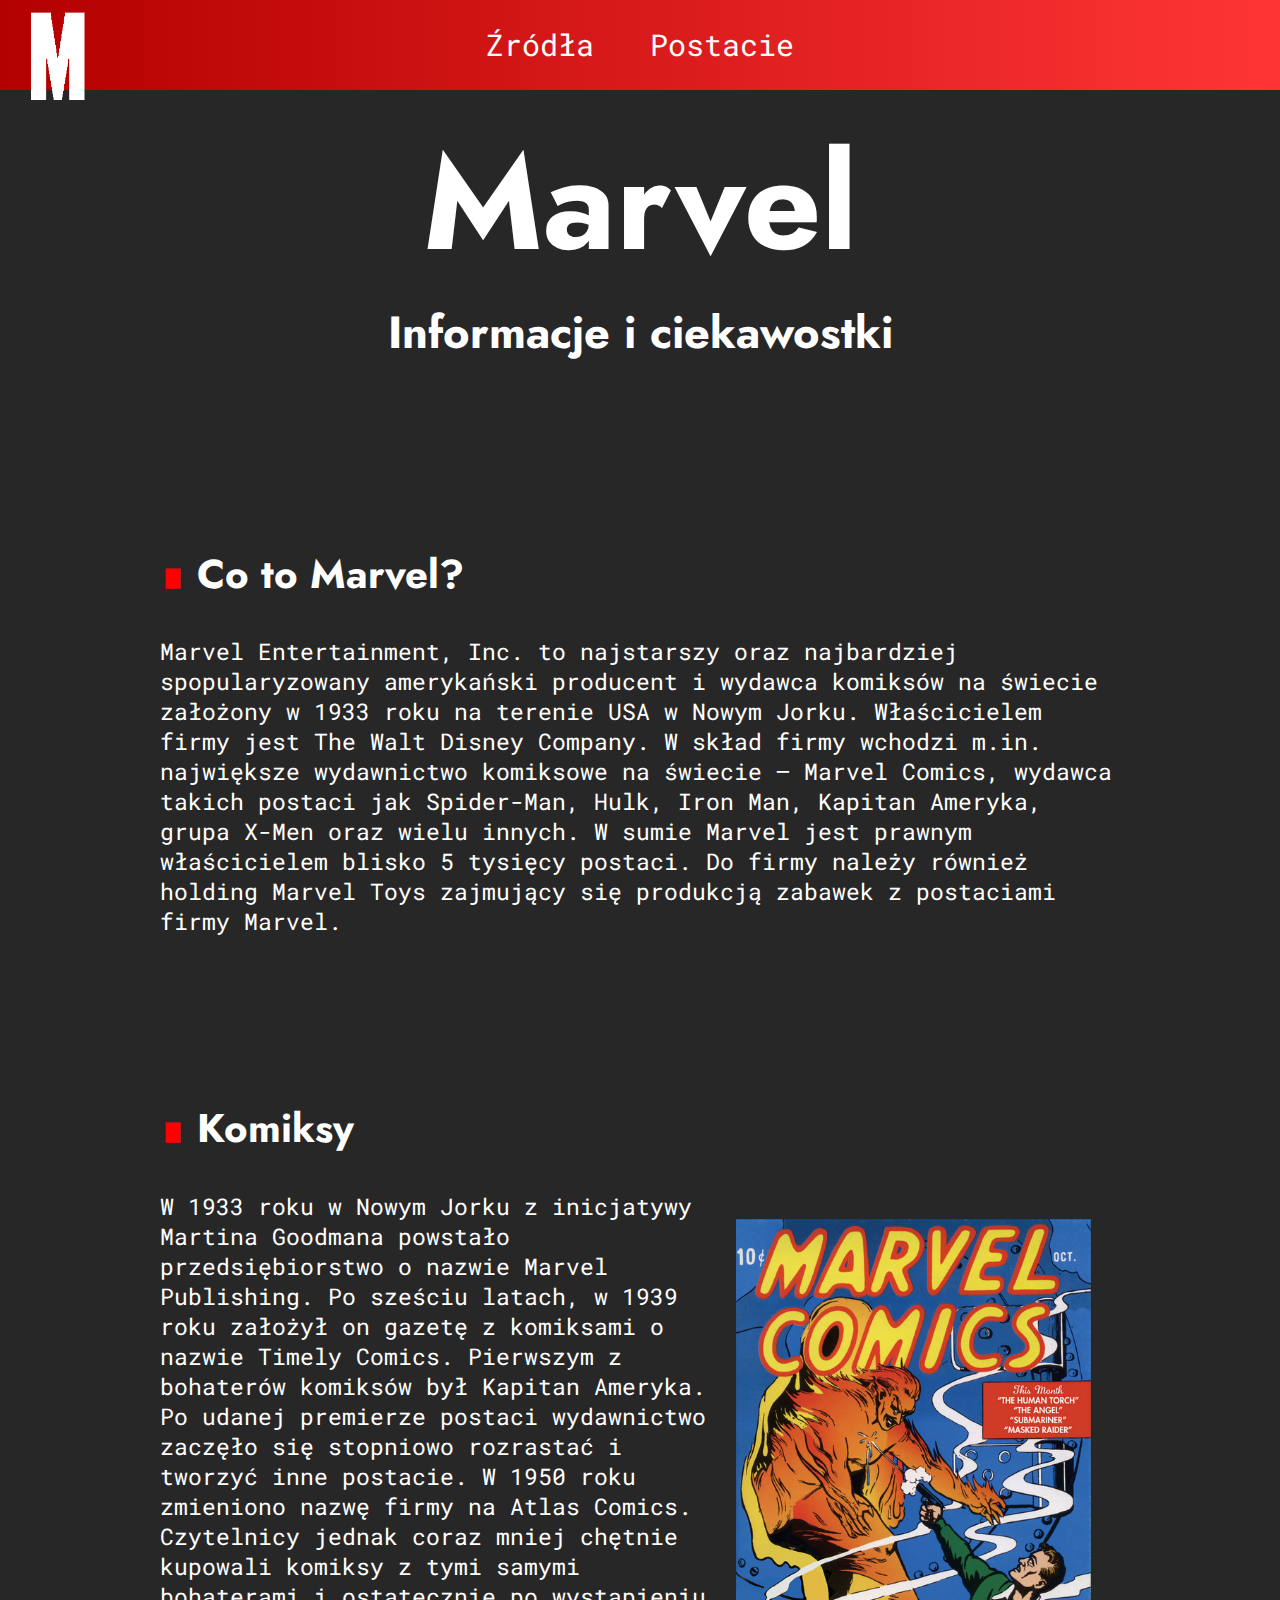
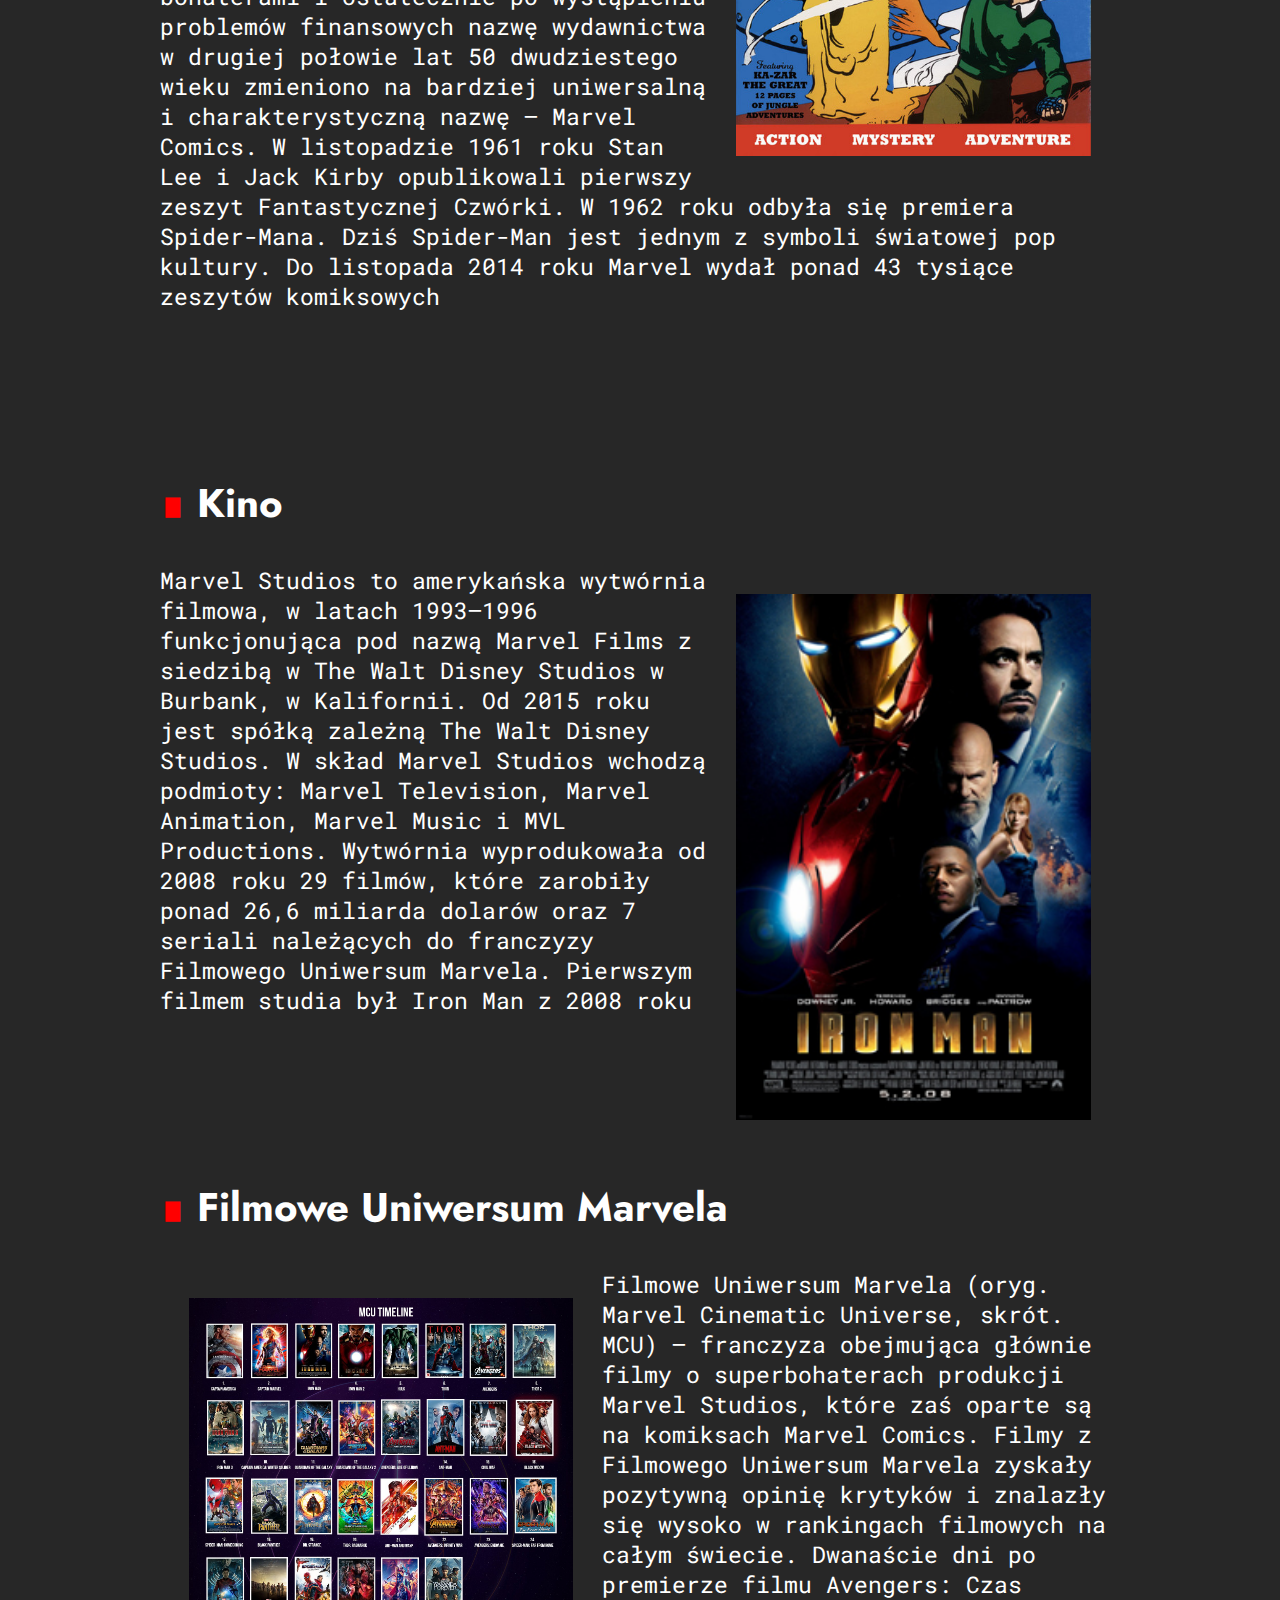
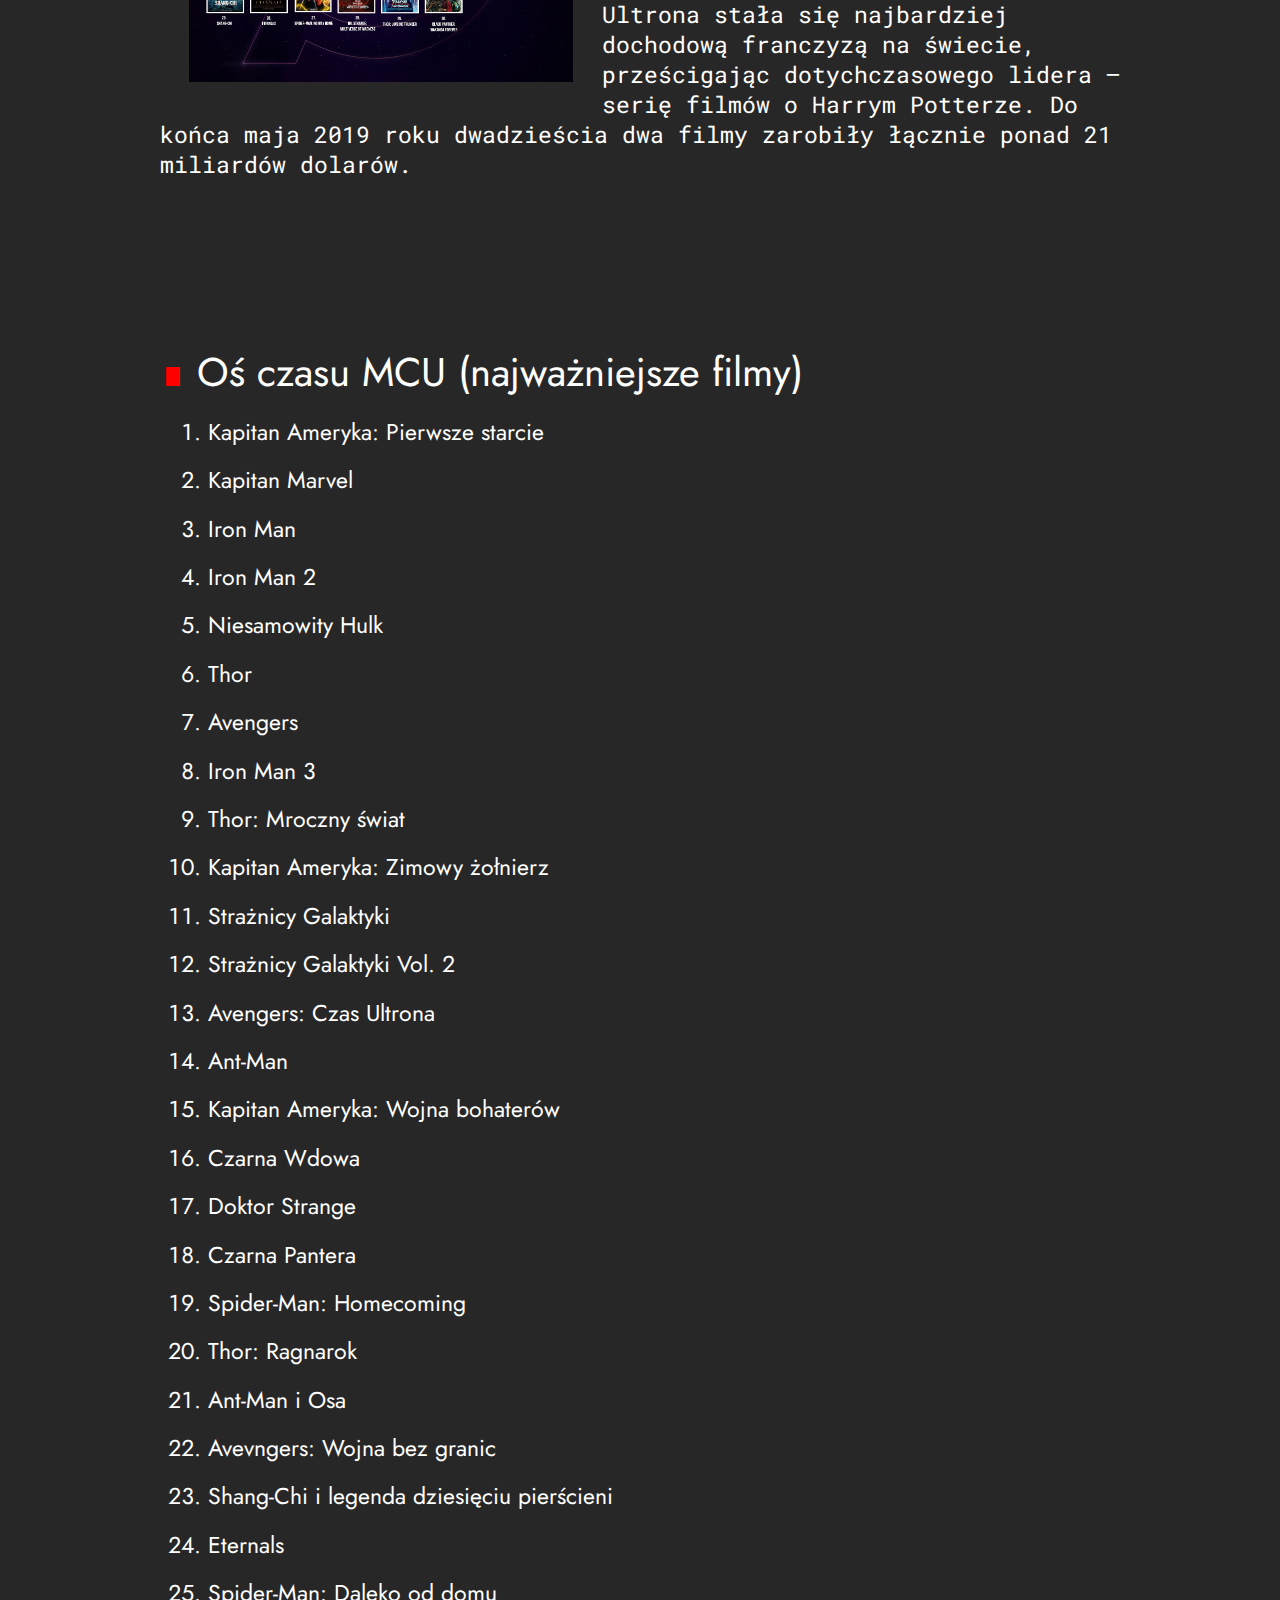
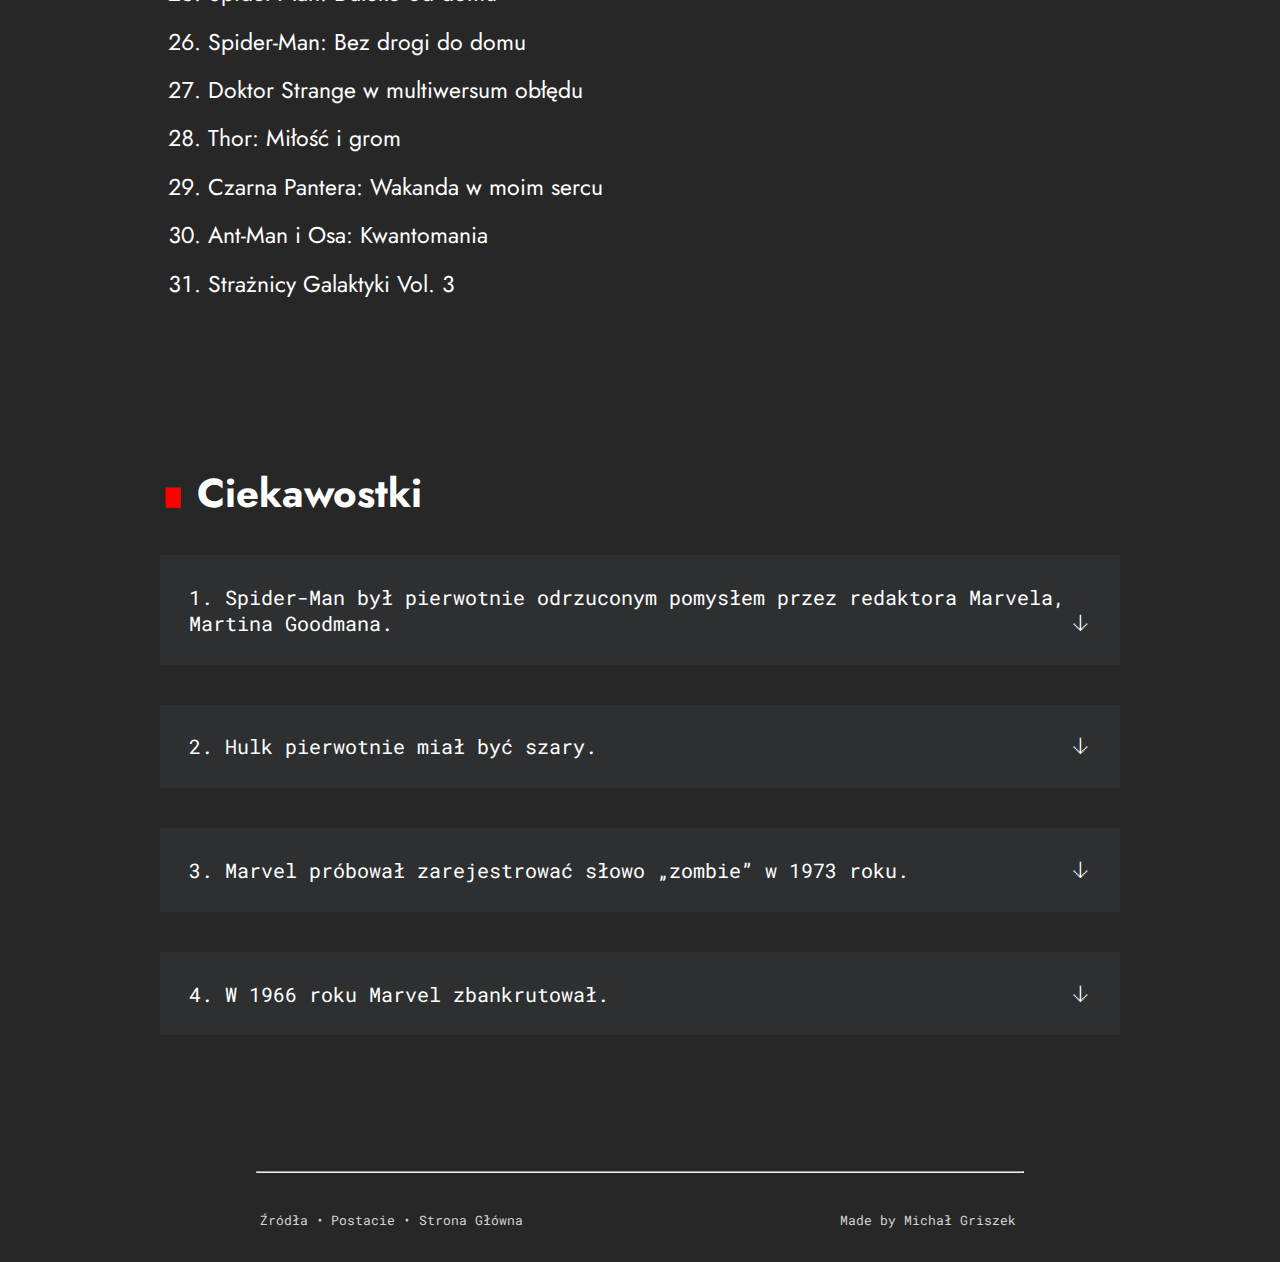
<file: index.html>
<!DOCTYPE html>
<html lang="en">
<head>
    <meta charset="UTF-8">
    <meta http-equiv="X-UA-Compatible" content="IE=edge">
    <meta name="viewport" content="width=device-width, initial-scale=1.0">
    <link rel="stylesheet" href="style.css">
    <link rel="shortcut icon" href="img/favi.ico" type="image/x-icon">
    <title>Marvel - Strona Główna</title>
</head>
<body>
    <div class="nav-main">
        <a class="a-nav-index" href="index.html"><img src="img/logo.png" width="100%"></a>
        <a class="a-nav" href="strony/linki.html">Źródła</a>
        <a class="a-nav" href="strony/postacie.html">Postacie</a>
    </div>
    <header>
        <h1 class="title">Marvel</h1>
        <h2 class="subtitle">Informacje i ciekawostki</h2>
    </header>

    <div class="main">
        <h2 id="marvel" class="h2-main">Co to Marvel?</h2>
        <p>Marvel Entertainment, Inc. to najstarszy oraz najbardziej spopularyzowany amerykański producent i wydawca komiksów na świecie założony w 1933 roku na terenie USA w Nowym Jorku. Właścicielem firmy jest The Walt Disney Company.
        W skład firmy wchodzi m.in. największe wydawnictwo komiksowe na świecie – Marvel Comics, wydawca takich postaci jak Spider-Man, Hulk, Iron Man, Kapitan Ameryka, grupa X-Men oraz wielu innych. W sumie Marvel jest prawnym właścicielem blisko 5 tysięcy postaci. Do firmy należy również holding Marvel Toys zajmujący się produkcją zabawek z postaciami firmy Marvel.</p>

        <h2 id="comics" class="h2-main">Komiksy</h2>
        <img class="float-right img-main" src="img/komiks1.jpg">
        <p>W 1933 roku w Nowym Jorku z inicjatywy Martina Goodmana powstało przedsiębiorstwo o nazwie Marvel Publishing. Po sześciu latach, w 1939 roku założył on gazetę z komiksami o nazwie Timely Comics. Pierwszym z bohaterów komiksów był Kapitan Ameryka. Po udanej premierze postaci wydawnictwo zaczęło się stopniowo rozrastać i tworzyć inne postacie. W 1950 roku zmieniono nazwę firmy na Atlas Comics. Czytelnicy jednak coraz mniej chętnie kupowali komiksy z tymi samymi bohaterami i ostatecznie po wystąpieniu problemów finansowych nazwę wydawnictwa w drugiej połowie lat 50 dwudziestego wieku zmieniono na bardziej uniwersalną i charakterystyczną nazwę – Marvel Comics. W listopadzie 1961 roku Stan Lee i Jack Kirby opublikowali pierwszy zeszyt Fantastycznej Czwórki. W 1962 roku odbyła się premiera Spider-Mana. Dziś Spider-Man jest jednym z symboli światowej pop kultury. Do listopada 2014 roku Marvel wydał ponad 43 tysiące zeszytów komiksowych</p>

        <h2 id="cinema" class="h2-main">Kino</h2>
        <img class="float-right img-main" src="img/ironman_film.jpg">
        <p>Marvel Studios to amerykańska wytwórnia filmowa, w latach 1993–1996 funkcjonująca pod nazwą Marvel Films z siedzibą w The Walt Disney Studios w Burbank, w Kalifornii. Od 2015 roku jest spółką zależną The Walt Disney Studios.
        W skład Marvel Studios wchodzą podmioty: Marvel Television, Marvel Animation, Marvel Music i MVL Productions.
        Wytwórnia wyprodukowała od 2008 roku 29 filmów, które zarobiły ponad 26,6 miliarda dolarów oraz 7 seriali należących do franczyzy Filmowego Uniwersum Marvela. Pierwszym filmem studia był Iron Man z 2008 roku</p>

        <h2 id="mcu" class="h2-main">Filmowe Uniwersum Marvela</h2>
        <a target="_blank" href="img/mcu-timeline.jpg"><img class="float-left mcu-img" src="img/mcu-timeline.jpg"></a>
        <p>Filmowe Uniwersum Marvela (oryg. Marvel Cinematic Universe, skrót. MCU) – franczyza obejmująca głównie filmy o superbohaterach produkcji Marvel Studios, które zaś oparte są na komiksach Marvel Comics.
        Filmy z Filmowego Uniwersum Marvela zyskały pozytywną opinię krytyków i znalazły się wysoko w rankingach filmowych na całym świecie. Dwanaście dni po premierze filmu Avengers: Czas Ultrona stała się najbardziej dochodową franczyzą na świecie, prześcigając dotychczasowego lidera – serię filmów o Harrym Potterze. Do końca maja 2019 roku dwadzieścia dwa filmy zarobiły łącznie ponad 21 miliardów dolarów.</p>
        <ol class="h2-main">Oś czasu MCU (najważniejsze filmy)
            <li class="mcu-list">Kapitan Ameryka: Pierwsze starcie</li>
            <li class="mcu-list">Kapitan Marvel</li>
            <li class="mcu-list">Iron Man</li>
            <li class="mcu-list">Iron Man 2</li>
            <li class="mcu-list">Niesamowity Hulk</li>
            <li class="mcu-list">Thor</li>
            <li class="mcu-list">Avengers</li>
            <li class="mcu-list">Iron Man 3</li>
            <li class="mcu-list">Thor: Mroczny świat</li>
            <li class="mcu-list">Kapitan Ameryka: Zimowy żołnierz</li>
            <li class="mcu-list">Strażnicy Galaktyki</li>
            <li class="mcu-list">Strażnicy Galaktyki Vol. 2</li>
            <li class="mcu-list">Avengers: Czas Ultrona</li>
            <li class="mcu-list">Ant-Man</li>
            <li class="mcu-list">Kapitan Ameryka: Wojna bohaterów</li>
            <li class="mcu-list">Czarna Wdowa</li>
            <li class="mcu-list">Doktor Strange</li>
            <li class="mcu-list">Czarna Pantera</li>
            <li class="mcu-list">Spider-Man: Homecoming</li>
            <li class="mcu-list">Thor: Ragnarok</li>
            <li class="mcu-list">Ant-Man i Osa</li>
            <li class="mcu-list">Avevngers: Wojna bez granic</li>
            <li class="mcu-list">Shang-Chi i legenda dziesięciu pierścieni</li>
            <li class="mcu-list">Eternals</li>
            <li class="mcu-list">Spider-Man: Daleko od domu</li>
            <li class="mcu-list">Spider-Man: Bez drogi do domu</li>
            <li class="mcu-list">Doktor Strange w multiwersum obłędu</li>
            <li class="mcu-list">Thor: Miłość i grom</li>
            <li class="mcu-list">Czarna Pantera: Wakanda w moim sercu</li>
            <li class="mcu-list">Ant-Man i Osa: Kwantomania</li>
            <li class="mcu-list">Strażnicy Galaktyki Vol. 3</li>
        </ol>

        <h2 class="h2-main">Ciekawostki</h2>
        <label for="one"><p class="fact">1. Spider-Man był pierwotnie odrzuconym pomysłem przez redaktora Marvela, Martina Goodmana.</p></label>               
        <input type="checkbox" id="one""> 
        <ul class="slide">
            <li>Pająki = nie przez wszystkich ulubiony owad. Ale na szczęście został wybrany i jest jednym z najpopularniejszych superbohaterów w historii. Stan Lee jest uznawany za twórcę Spider-Mana.</li> 
        </ul>

        <label for="two"><p class="fact">2. Hulk pierwotnie miał być szary.</p></label>               
        <input type="checkbox" id="two"> 
        <ul class="slide">
            <li>To po prostu nie byłby Hulk, którego łatwo dziś rozpoznać. Z powodu problemów z drukowaniem został zmieniony na zielony.</li> 
        </ul>

        <label for="three"><p class="fact">3. Marvel próbował zarejestrować słowo „zombie” w 1973 roku.</p></label>               
        <input type="checkbox" id="three"> 
        <ul class="slide">
            <li>Słowo „zombie" się nie sprawdziło, ponieważ jest dość często używane. Mają zastrzeżony znak towarowy „superbohater”.</li> 
        </ul>

        <label for="four"><p class="fact">4. W 1966 roku Marvel zbankrutował.</p></label>               
        <input type="checkbox" id="four"> 
        <ul class="slide">
            <li>Marvel złożył wniosek o upadłość, ponieważ wiele osób przestało kupować komiksy. Wydaje się, że filmy pomogły komiksom znów stać się popularnymi.</li> 
        </ul>
    </div>

    <footer>
        <hr class="hr-footer">
        <div class="links-footer">
            <a class="a-footer" href="strony/linki.html">Źródła</a>
            <a class="dot-footer">•</a>
            <a class="a-footer" href="strony/postacie.html">Postacie</a>
            <a class="dot-footer">•</a>
            <a class="a-footer" href="index.html">Strona Główna</a>
        </div>
        <a class="author-footer">Made by Michał Griszek</a>
    </footer>
</body>
</html>
</file>
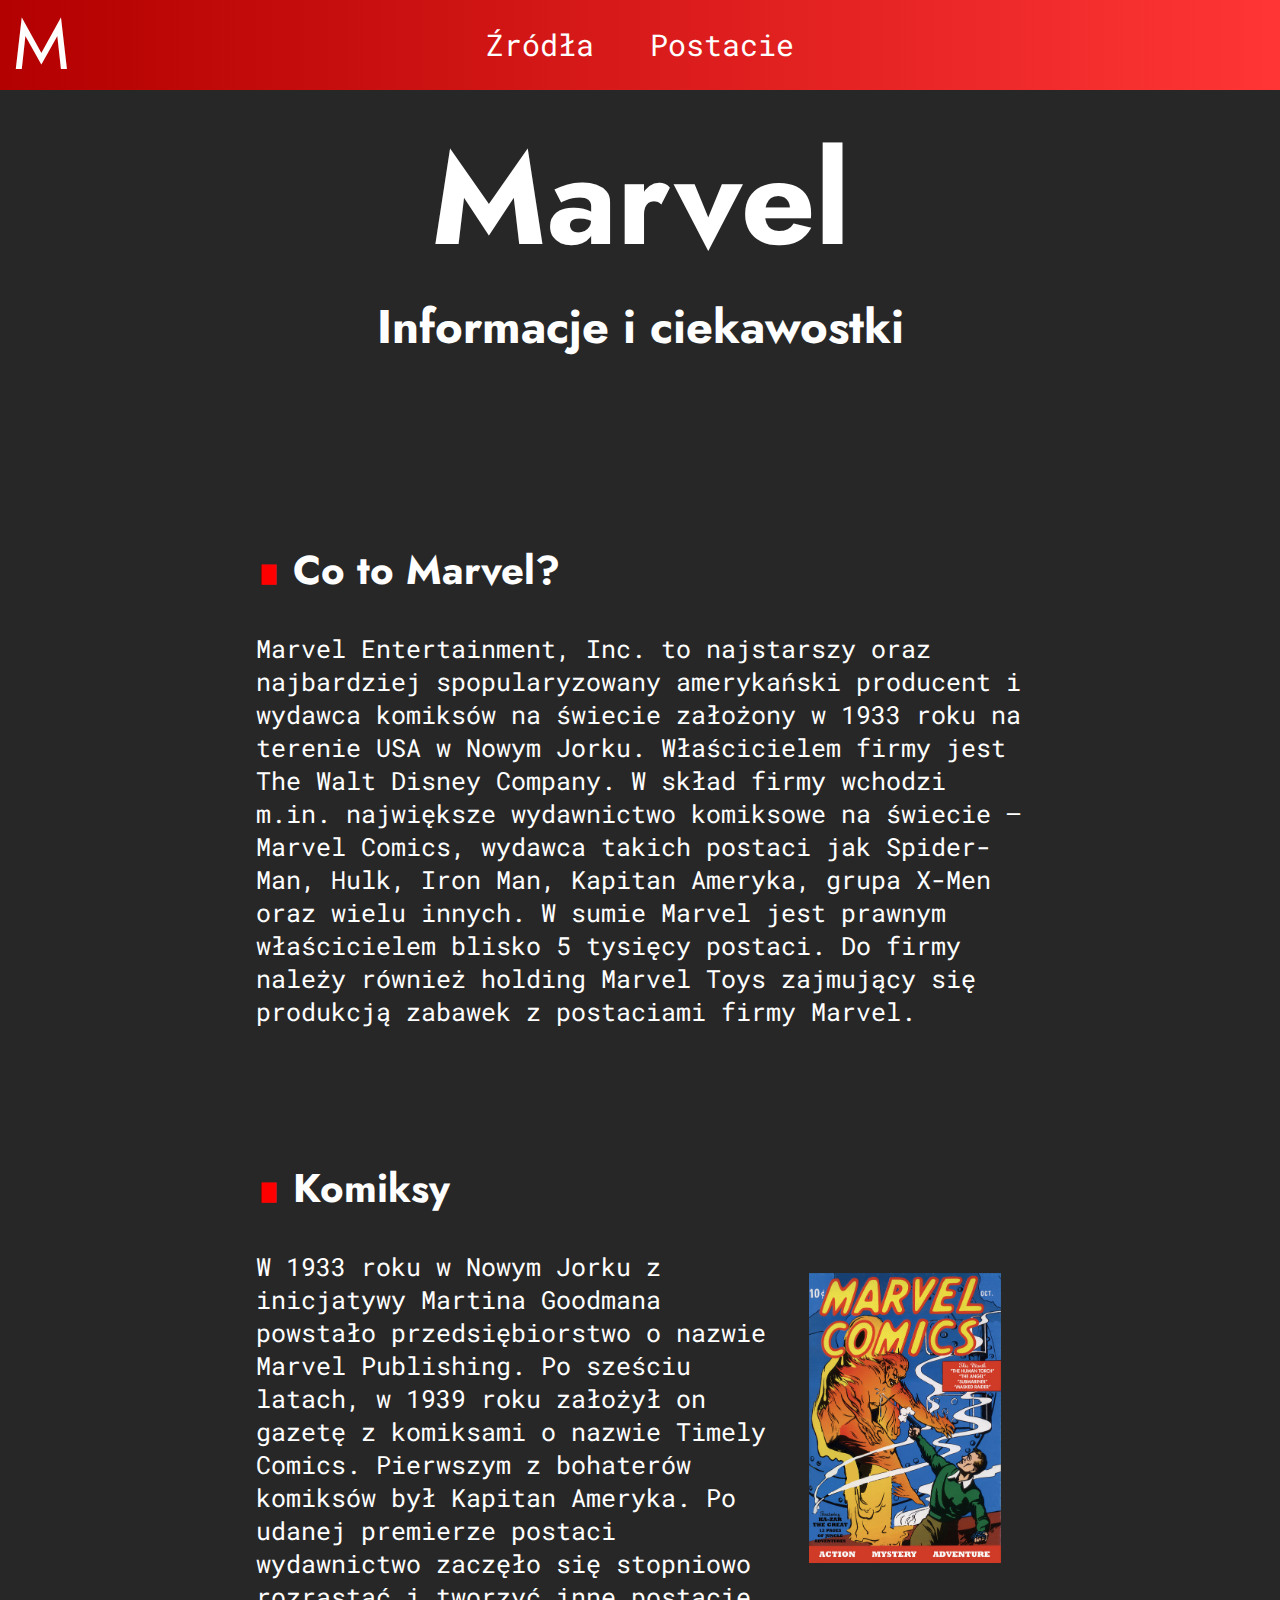
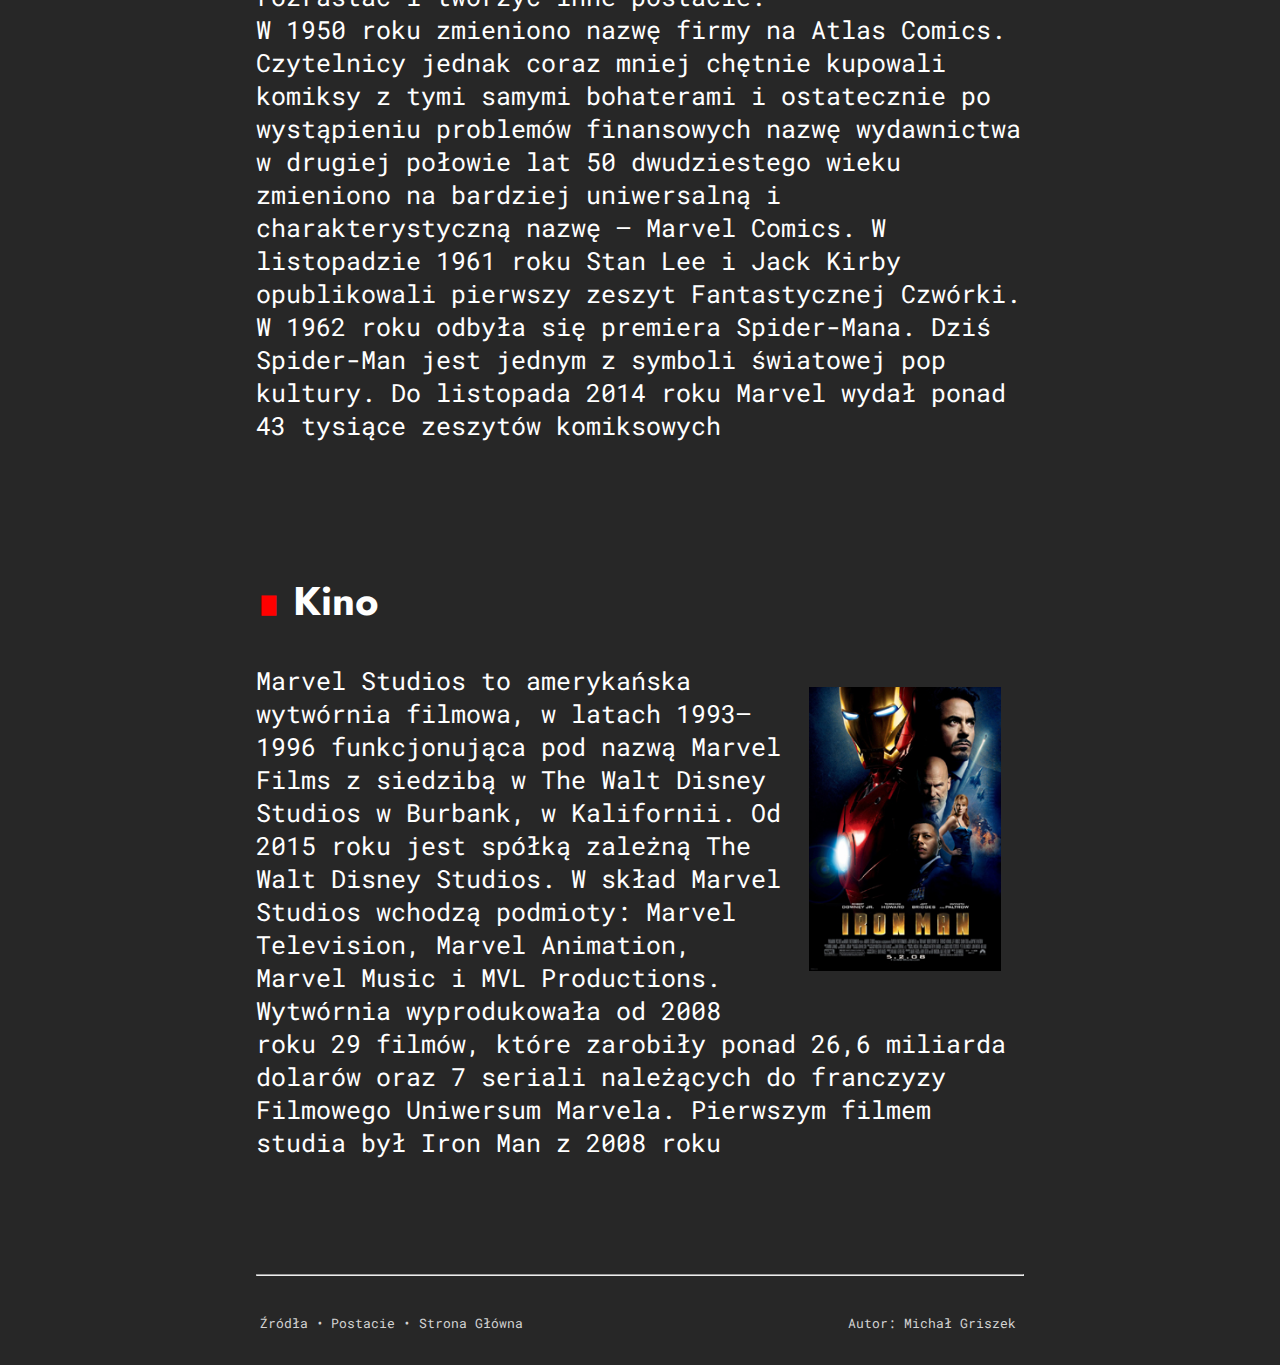
<file: stronaszkola/index.html>
<!DOCTYPE html>
<html lang="en">
<head>
    <meta charset="UTF-8">
    <meta http-equiv="X-UA-Compatible" content="IE=edge">
    <meta name="viewport" content="width=device-width, initial-scale=1.0">
    <link rel="stylesheet" href="style.css">
    <title>Marvel - Strona Główna</title>
</head>
<body>
    <div class="nav-main">
        <a class="a-nav-index" href="index.html">M</a>
        <a class="a-nav" href="strony/linki.html">Źródła</a>
        <a class="a-nav" href="strony/postacie.html">Postacie</a>
    </div>
    <header>
        <h1 class="title">Marvel</h1>
        <h2 class="subtitle">Informacje i ciekawostki</h2>
    </header>

    <div class="main">
        <h2 class="h2-main">Co to Marvel?</h2>
        <p>Marvel Entertainment, Inc. to najstarszy oraz najbardziej spopularyzowany amerykański producent i wydawca komiksów na świecie założony w 1933 roku na terenie USA w Nowym Jorku. Właścicielem firmy jest The Walt Disney Company.
        W skład firmy wchodzi m.in. największe wydawnictwo komiksowe na świecie – Marvel Comics, wydawca takich postaci jak Spider-Man, Hulk, Iron Man, Kapitan Ameryka, grupa X-Men oraz wielu innych. W sumie Marvel jest prawnym właścicielem blisko 5 tysięcy postaci. Do firmy należy również holding Marvel Toys zajmujący się produkcją zabawek z postaciami firmy Marvel.</p>

        <h2 class="h2-main">Komiksy</h2>
        <img class="float-right img-main" src="img/komiks1.jpg">
        <p>W 1933 roku w Nowym Jorku z inicjatywy Martina Goodmana powstało przedsiębiorstwo o nazwie Marvel Publishing. Po sześciu latach, w 1939 roku założył on gazetę z komiksami o nazwie Timely Comics. Pierwszym z bohaterów komiksów był Kapitan Ameryka. Po udanej premierze postaci wydawnictwo zaczęło się stopniowo rozrastać i tworzyć inne postacie. W 1950 roku zmieniono nazwę firmy na Atlas Comics. Czytelnicy jednak coraz mniej chętnie kupowali komiksy z tymi samymi bohaterami i ostatecznie po wystąpieniu problemów finansowych nazwę wydawnictwa w drugiej połowie lat 50 dwudziestego wieku zmieniono na bardziej uniwersalną i charakterystyczną nazwę – Marvel Comics. W listopadzie 1961 roku Stan Lee i Jack Kirby opublikowali pierwszy zeszyt Fantastycznej Czwórki. W 1962 roku odbyła się premiera Spider-Mana. Dziś Spider-Man jest jednym z symboli światowej pop kultury. Do listopada 2014 roku Marvel wydał ponad 43 tysiące zeszytów komiksowych</p>

        <h2 class="h2-main">Kino</h2>
        <img class="float-right img-main" src="img/ironman_film.jpg">
        <p>Marvel Studios to amerykańska wytwórnia filmowa, w latach 1993–1996 funkcjonująca pod nazwą Marvel Films z siedzibą w The Walt Disney Studios w Burbank, w Kalifornii. Od 2015 roku jest spółką zależną The Walt Disney Studios.
        W skład Marvel Studios wchodzą podmioty: Marvel Television, Marvel Animation, Marvel Music i MVL Productions.
        Wytwórnia wyprodukowała od 2008 roku 29 filmów, które zarobiły ponad 26,6 miliarda dolarów oraz 7 seriali należących do franczyzy Filmowego Uniwersum Marvela. Pierwszym filmem studia był Iron Man z 2008 roku</p>
    </div>

    <footer>
        <hr class="hr-footer">
        <div class="links-footer">
            <a class="a-footer" href="strony/linki.html">Źródła</a>
            <a class="dot-footer">•</a>
            <a class="a-footer" href="strony/postacie.html">Postacie</a>
            <a class="dot-footer">•</a>
            <a class="a-footer" href="index.html">Strona Główna</a>
        </div>
        <a class="author-footer">Autor: Michał Griszek</a>
    </footer>
</body>
</html>
</file>
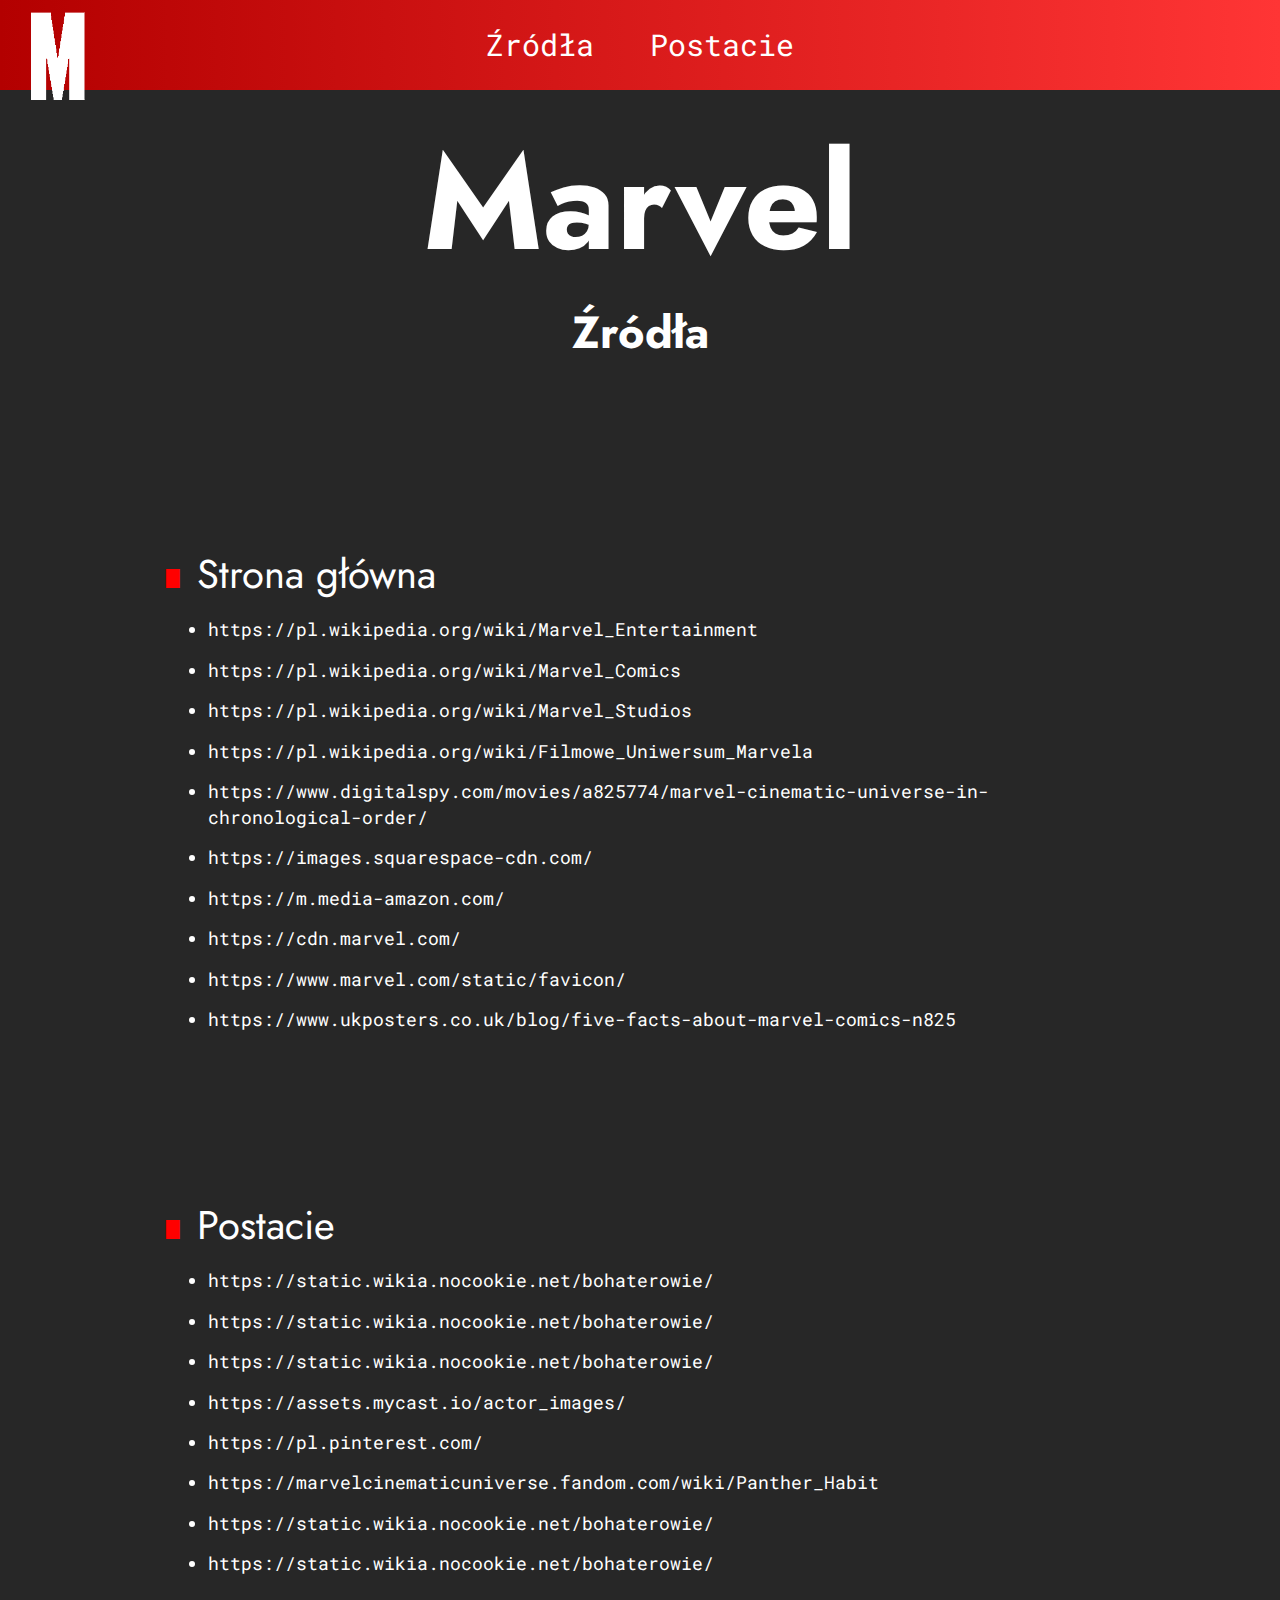
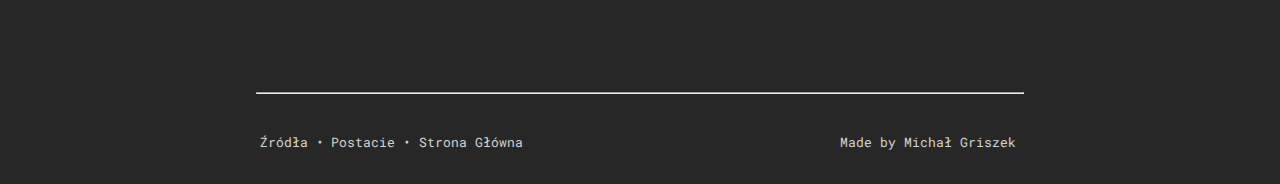
<file: strony/linki.html>
<!DOCTYPE html>
<html lang="en">
<head>
    <meta charset="UTF-8">
    <meta http-equiv="X-UA-Compatible" content="IE=edge">
    <meta name="viewport" content="width=device-width, initial-scale=1.0">
    <link rel="stylesheet" href="../style.css">
    <link rel="shortcut icon" href="../img/favi.ico" type="image/x-icon">
    <title>Marvel - Źródła</title>
</head>
<body>
    <div class="nav-main">
        <a class="a-nav-index" href="../index.html"><img src="../img/logo.png" width="100%"></a>
        <a class="a-nav" href="linki.html">Źródła</a>
        <a class="a-nav" href="postacie.html">Postacie</a>
    </div>
    <header>
        <h1 class="title">Marvel</h1>
        <h2 class="subtitle">Źródła</h2>
    </header>

    <div class="main">
        <ul class="h2-main">Strona główna
            <li class="sources-list"><a class="sources" target="_blank" href="https://pl.wikipedia.org/wiki/Marvel_Entertainment">https://pl.wikipedia.org/wiki/Marvel_Entertainment</a></li>
            <li class="sources-list"><a class="sources" target="_blank" href="https://pl.wikipedia.org/wiki/Marvel_Comics">https://pl.wikipedia.org/wiki/Marvel_Comics</a></li>
            <li class="sources-list"><a class="sources" target="_blank" href="https://pl.wikipedia.org/wiki/Marvel_Studios">https://pl.wikipedia.org/wiki/Marvel_Studios</a></li>
            <li class="sources-list"><a class="sources" target="_blank" href="https://pl.wikipedia.org/wiki/Filmowe_Uniwersum_Marvela">https://pl.wikipedia.org/wiki/Filmowe_Uniwersum_Marvela</a></li>
            <li class="sources-list"><a class="sources" target="_blank" href="https://www.digitalspy.com/movies/a825774/marvel-cinematic-universe-in-chronological-order/">https://www.digitalspy.com/movies/a825774/marvel-cinematic-universe-in-chronological-order/</a></li>
            <li class="sources-list"><a class="sources" target="_blank" href="https://images.squarespace-cdn.com/content/v1/51aa6cede4b02f20260546f8/270b9475-74a9-4279-8d1c-91a3efbe48ee/MEL_MCUTimeline.jpg">https://images.squarespace-cdn.com/</a></li>
            <li class="sources-list"><a class="sources" target="_blank" href="https://m.media-amazon.com/images/M/MV5BMTczNTI2ODUwOF5BMl5BanBnXkFtZTcwMTU0NTIzMw@@._V1_FMjpg_UX1000_.jpg">https://m.media-amazon.com/</a></li>
            <li class="sources-list"><a class="sources" target="_blank" href="https://cdn.marvel.com/content/1x/clean_68.jpg">https://cdn.marvel.com/</a></li>
            <li class="sources-list"><a class="sources" target="_blank" href="https://www.marvel.com/static/favicon/mstile-150x150.png">https://www.marvel.com/static/favicon/</a></li>
            <li class="sources-list"><a class="sources" target="_blank" href="https://www.ukposters.co.uk/blog/five-facts-about-marvel-comics-n825">https://www.ukposters.co.uk/blog/five-facts-about-marvel-comics-n825</a></li>
        </ul>
        <ul class="h2-main">Postacie
            <li class="sources-list"><a class="sources" target="_blank" href="https://static.wikia.nocookie.net/bohaterowie/images/f/fb/Marvel-avengers-infinity-war-iron-man-sixth-scale-figure-hot-toys-silo-903421.png/revision/latest?cb=20210301171734&path-prefix=pl">https://static.wikia.nocookie.net/bohaterowie/</a></li>
            <li class="sources-list"><a class="sources" target="_blank" href="https://static.wikia.nocookie.net/howstrongis/images/3/36/Captain_america_marvel_cinematic_universe.png/revision/latest?cb=20181015200410">https://static.wikia.nocookie.net/bohaterowie/</a></li>
            <li class="sources-list"><a class="sources" target="_blank" href="https://static.wikia.nocookie.net/bohaterowie/images/f/fc/AoU_Hulk_01.png/revision/latest?cb=20210301173532&path-prefix=pl">https://static.wikia.nocookie.net/bohaterowie/</a></li>
            <li class="sources-list"><a class="sources" target="_blank" href="https://assets.mycast.io/actor_images/actor-thor-marvel-cinematic-universe-422805_large.jpg?1651851866">https://assets.mycast.io/actor_images/</a></li>
            <li class="sources-list"><a class="sources" target="_blank" href="https://pl.pinterest.com/pin/spiderman-suit--943926403120874012/">https://pl.pinterest.com/</a></li>
            <li class="sources-list"><a class="sources" target="_blank" href="https://marvelcinematicuniverse.fandom.com/wiki/Panther_Habit">https://marvelcinematicuniverse.fandom.com/wiki/Panther_Habit</a></li>
            <li class="sources-list"><a class="sources" target="_blank" href="https://static.wikia.nocookie.net/versus-compendium/images/6/64/Doctor_Strange_Render.png/revision/latest?cb=20180926235828">https://static.wikia.nocookie.net/bohaterowie/</a></li>
            <li class="sources-list"><a class="sources" target="_blank" href="https://static.wikia.nocookie.net/yunas-princess-adventure/images/4/4a/Ant-Man.png/revision/latest?cb=20180910051541">https://static.wikia.nocookie.net/bohaterowie/</a></li>
        </ul>
    </div>
    <footer>
        <hr class="hr-footer">
        <div class="links-footer">
            <a class="a-footer" href="linki.html">Źródła</a>
            <a class="dot-footer">•</a>
            <a class="a-footer" href="postacie.html">Postacie</a>
            <a class="dot-footer">•</a>
            <a class="a-footer" href="../index.html">Strona Główna</a>
        </div>
        <a class="author-footer">Made by Michał Griszek</a>
    </footer>
</body>
</html>
</file>
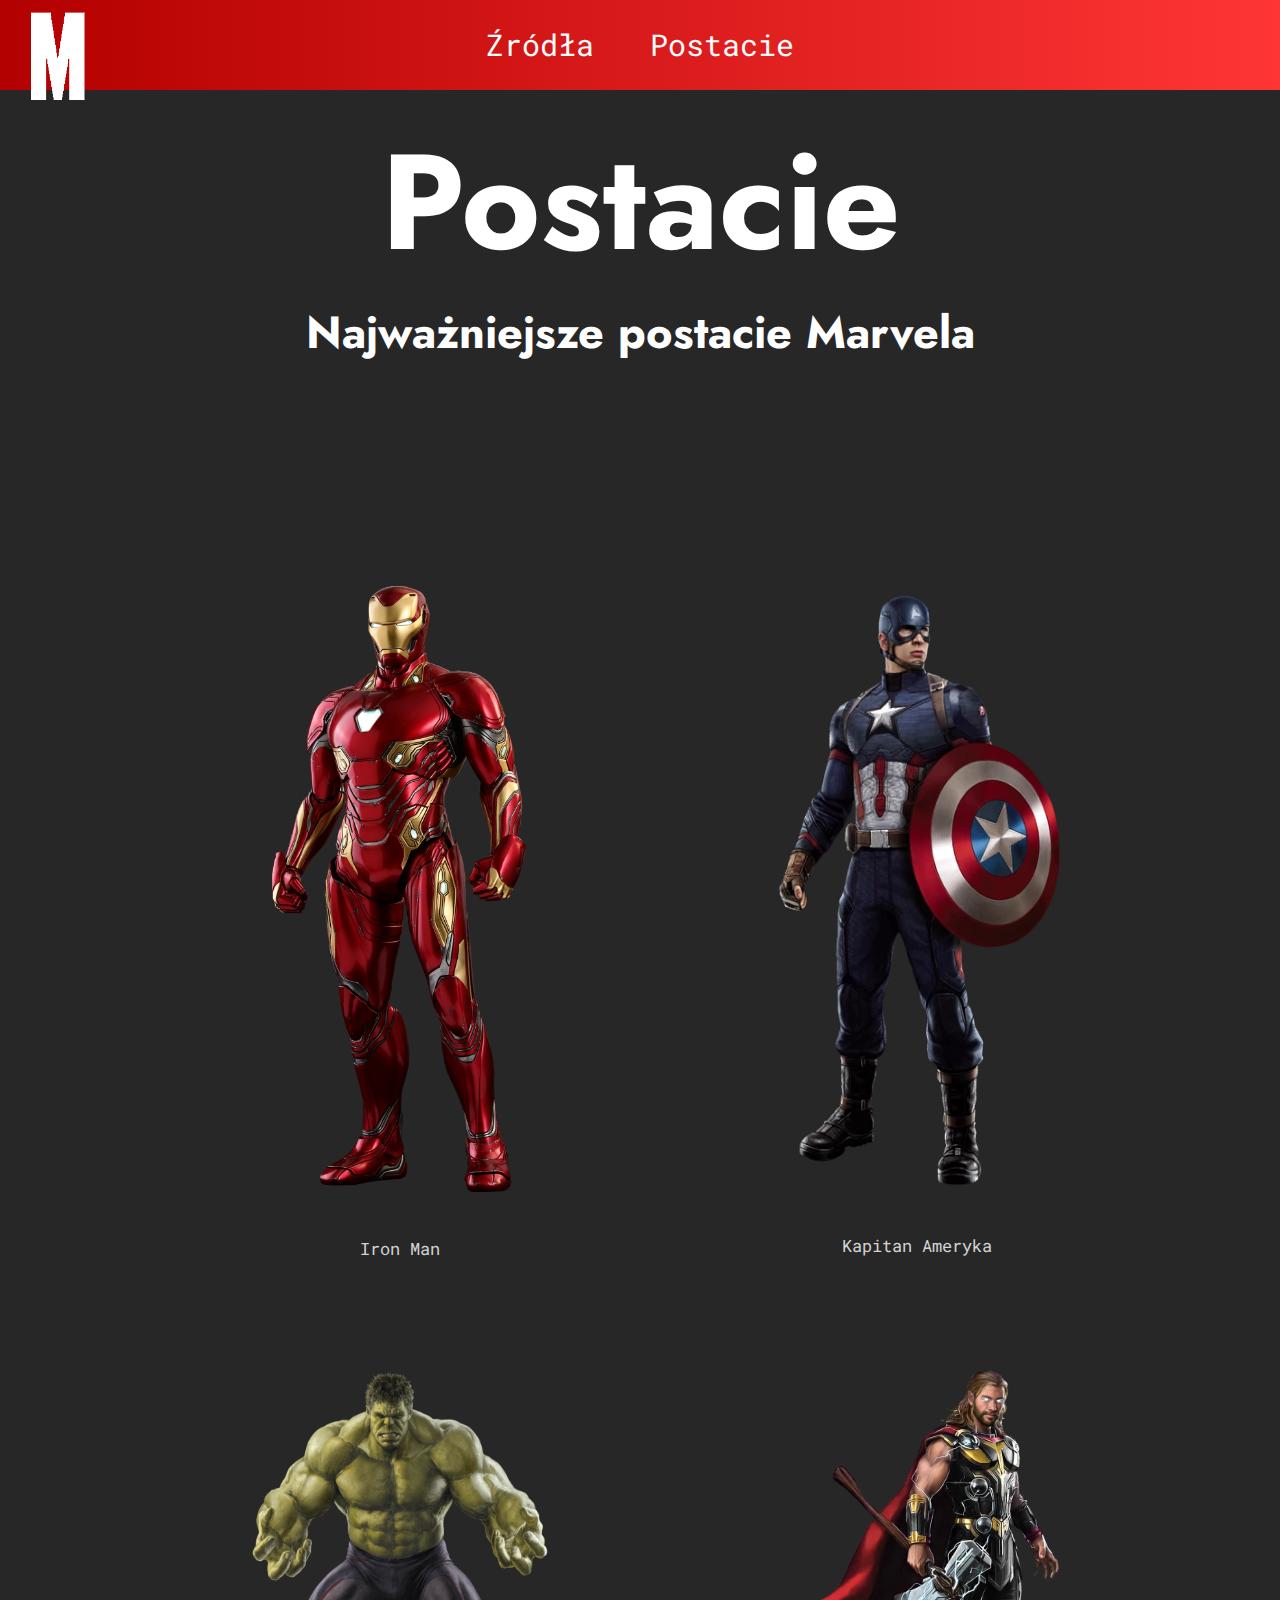
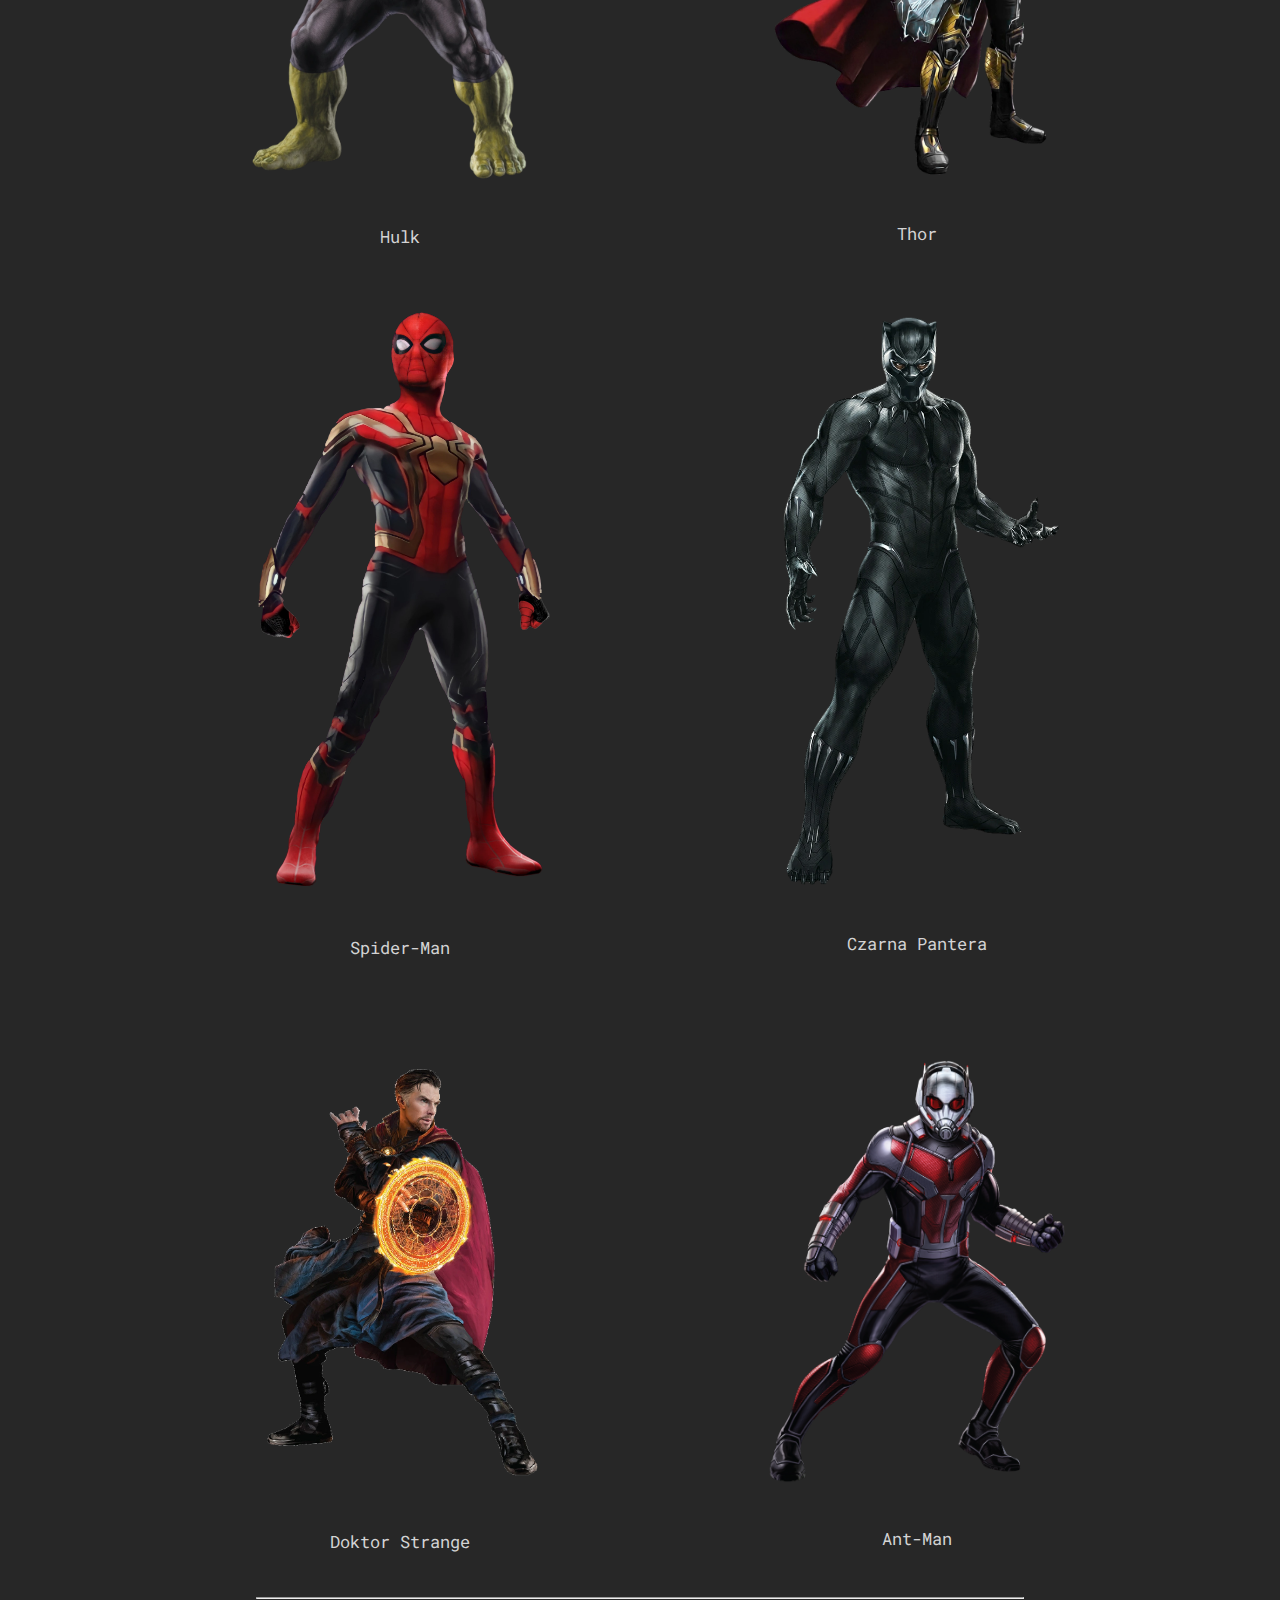
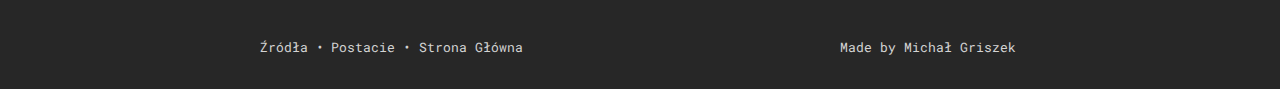
<file: strony/postacie.html>
<!DOCTYPE html>
<html lang="en">
<head>
    <meta charset="UTF-8">
    <meta http-equiv="X-UA-Compatible" content="IE=edge">
    <meta name="viewport" content="width=device-width, initial-scale=1.0">
    <link rel="stylesheet" href="../style.css">
    <link rel="shortcut icon" href="../img/favi.ico" type="image/x-icon">
    <title>Marvel - Postacie</title>
</head>
<body>
    <div class="nav-main">
        <a class="a-nav-index" href="../index.html"><img src="../img/logo.png" width="100%"></a>
        <a class="a-nav" href="linki.html">Źródła</a>
        <a class="a-nav" href="postacie.html">Postacie</a>
    </div>
    <header>
        <h1 class="title">Postacie</h1>
        <h2 class="subtitle">Najważniejsze postacie Marvela</h2>
    </header>

    <div class="gallery">
        <div>
            <img class="img-gallery" src="../img/ironman.png">
            <p class="p-gallery">Iron Man</p>
        </div>
        <div>
            <img class="img-gallery" src="../img/c_america.png">
            <p class="p-gallery">Kapitan Ameryka</p>
        </div>
        <div>
            <img class="img-gallery" src="../img/hulk.png">
            <p class="p-gallery">Hulk</p>
        </div>
        <div>
            <img class="img-gallery" src="../img/thor.png">
            <p class="p-gallery">Thor</p>
        </div>
        <div>
            <img class="img-gallery" src="../img/s_man.png">
            <p class="p-gallery">Spider-Man</p>
        </div>
        <div>
            <img class="img-gallery" src="../img/b_panther.png">
            <p class="p-gallery">Czarna Pantera</p>
        </div>
        <div class="phone-p">
            <img class="img-gallery" src="../img/drstrange.png">
            <p class="p-gallery">Doktor Strange</p>
        </div>
        <div class="phone-p">
            <img class="img-gallery" src="../img/antman.png">
            <p class="p-gallery">Ant-Man</p>
        </div>
    </div>

    <footer>
        <hr class="hr-footer">
        <div class="links-footer">
            <a class="a-footer" href="linki.html">Źródła</a>
            <a class="dot-footer">•</a>
            <a class="a-footer" href="postacie.html">Postacie</a>
            <a class="dot-footer">•</a>
            <a class="a-footer" href="../index.html">Strona Główna</a>
        </div>
        <a class="author-footer">Made by Michał Griszek</a>
    </footer>
</body>
</html>
</file>
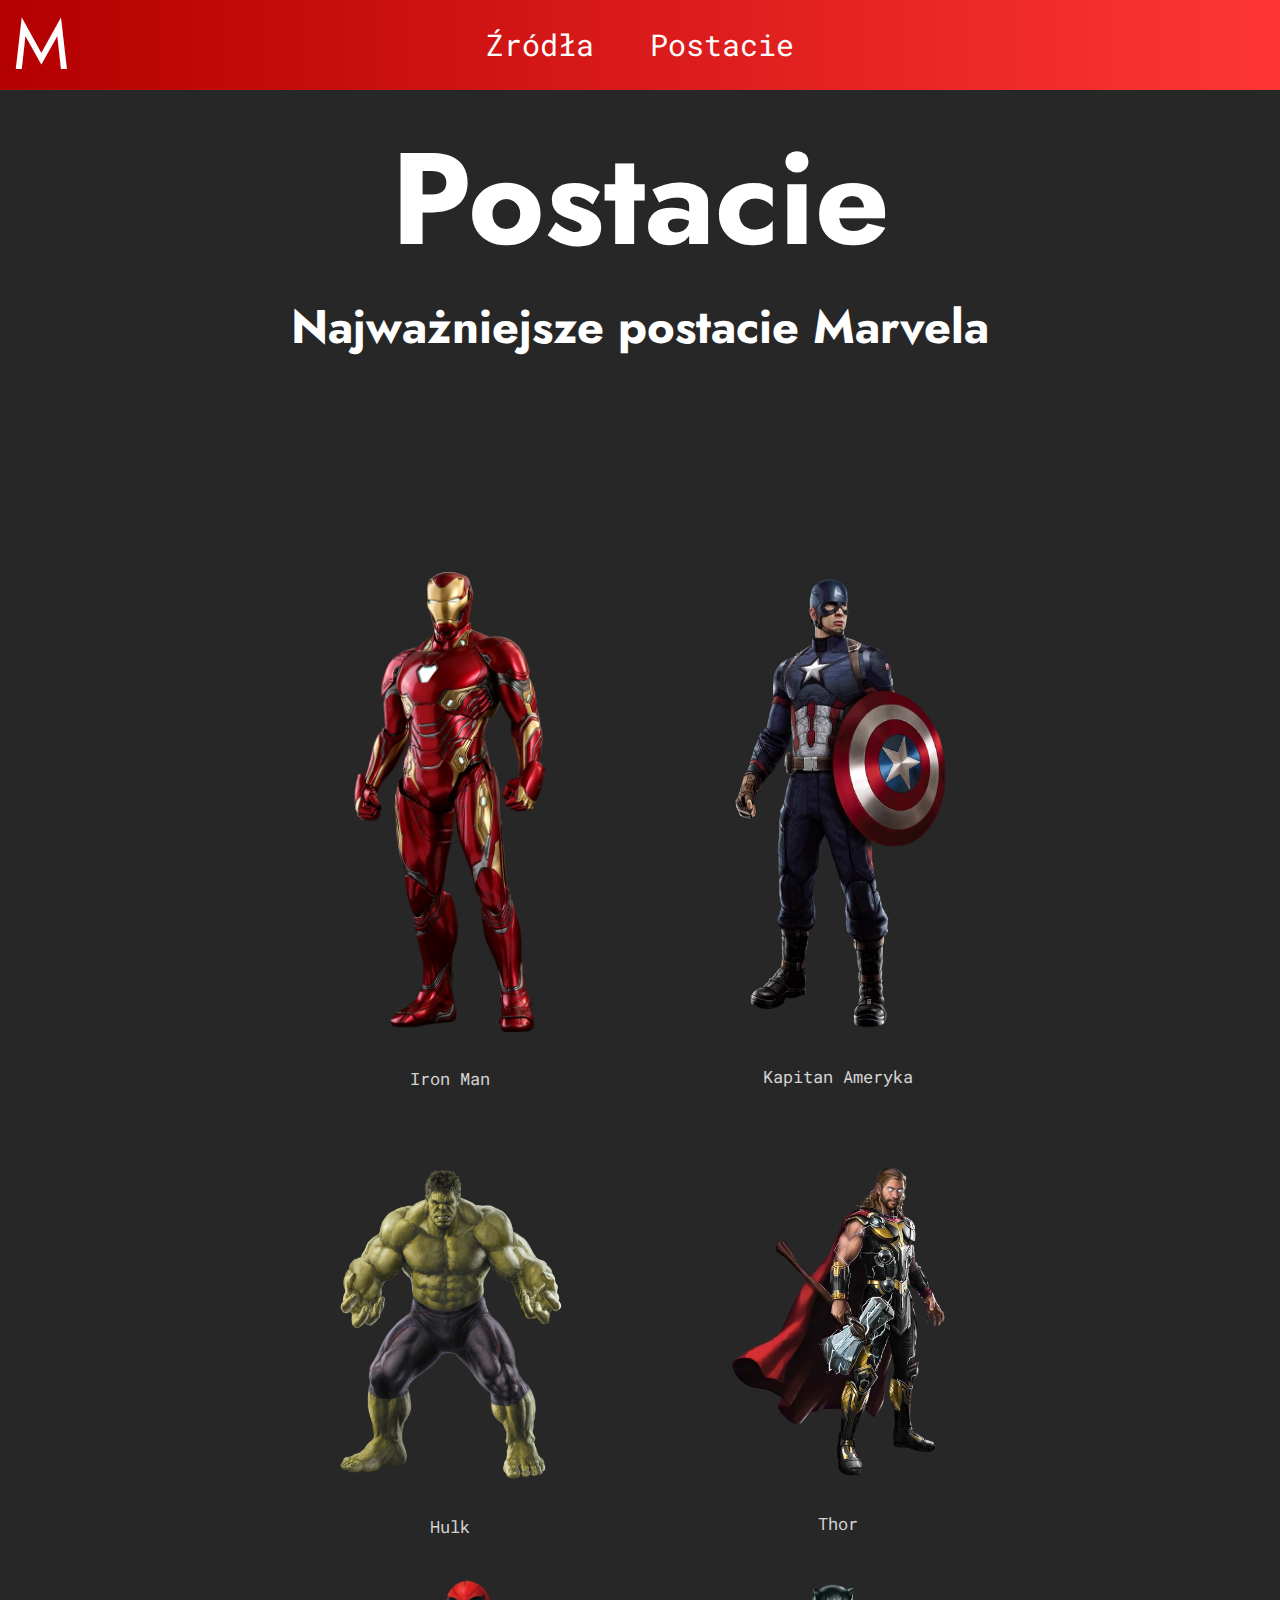
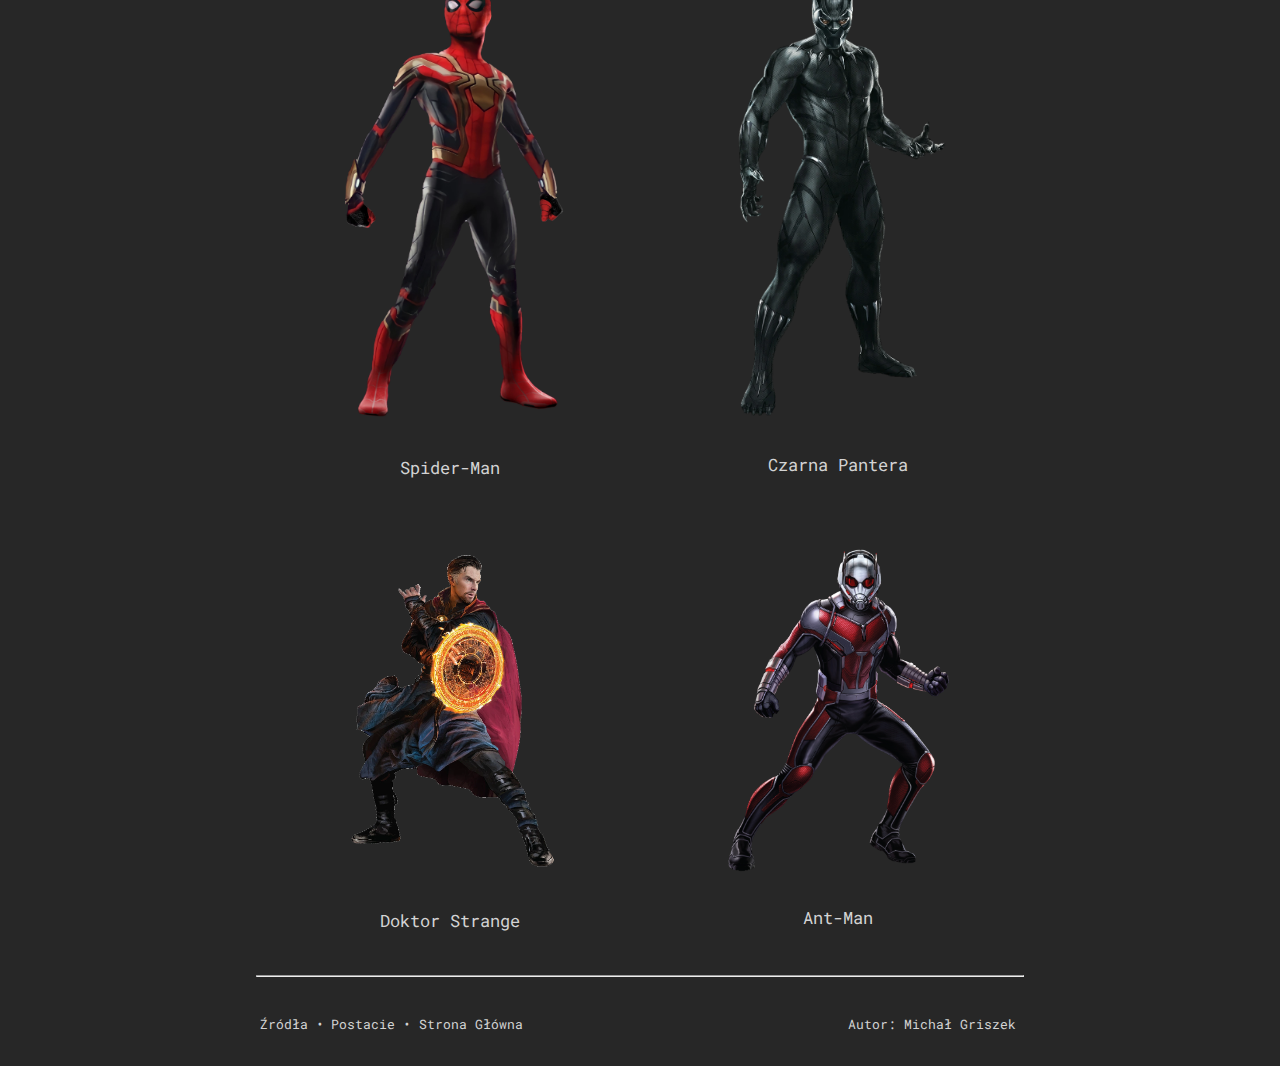
<file: stronaszkola/strony/postacie.html>
<!DOCTYPE html>
<html lang="en">
<head>
    <meta charset="UTF-8">
    <meta http-equiv="X-UA-Compatible" content="IE=edge">
    <meta name="viewport" content="width=device-width, initial-scale=1.0">
    <link rel="stylesheet" href="../style.css">
    <title>Marvel - Postacie</title>
</head>
<body>
    <div class="nav-main">
        <a class="a-nav-index" href="../index.html">M</a>
        <a class="a-nav" href="linki.html">Źródła</a>
        <a class="a-nav" href="postacie.html">Postacie</a>
    </div>
    <header>
        <h1 class="title">Postacie</h1>
        <h2 class="subtitle">Najważniejsze postacie Marvela</h2>
    </header>

    <div class="gallery">
        <div>
            <img class="img-gallery" src="../img/ironman.png">
            <p class="p-gallery">Iron Man</p>
        </div>
        <div>
            <img class="img-gallery" src="../img/c_america.png">
            <p class="p-gallery">Kapitan Ameryka</p>
        </div>
        <div>
            <img class="img-gallery" src="../img/hulk.png">
            <p class="p-gallery">Hulk</p>
        </div>
        <div>
            <img class="img-gallery" src="../img/thor.png">
            <p class="p-gallery">Thor</p>
        </div>
        <div>
            <img class="img-gallery" src="../img/s_man.png">
            <p class="p-gallery">Spider-Man</p>
        </div>
        <div>
            <img class="img-gallery" src="../img/b_panther.png">
            <p class="p-gallery">Czarna Pantera</p>
        </div>
        <div>
            <img class="img-gallery" src="../img/drstrange.png">
            <p class="p-gallery">Doktor Strange</p>
        </div>
        <div>
            <img class="img-gallery" src="../img/antman.png">
            <p class="p-gallery">Ant-Man</p>
        </div>
    </div>

    <footer>
        <hr class="hr-footer">
        <div class="links-footer">
            <a class="a-footer" href="strony/linki.html">Źródła</a>
            <a class="dot-footer">•</a>
            <a class="a-footer" href="strony/postacie.html">Postacie</a>
            <a class="dot-footer">•</a>
            <a class="a-footer" href="index.html">Strona Główna</a>
        </div>
        <a class="author-footer">Autor: Michał Griszek</a>
    </footer>
</body>
</html>
</file>
<file: style.css>
/* -----------------------------------------------------------------------------------ANIM & FONTS-------------------------------------------------------------------------------- */

@import url('https://fonts.googleapis.com/css2?family=Roboto+Mono&display=swap');
@import url('https://fonts.googleapis.com/css2?family=Jost:wght@700&family=Roboto+Mono&display=swap');

@keyframes title-anim {
    from {
        color: rgba(255, 255, 255, 0);
        transform: translateY(200px);
    }
    to {color: rgb(255, 255, 255);}
}

::-webkit-scrollbar {
    width: 10px;
}

::-webkit-scrollbar-thumb {
    background: rgb(255, 53, 53);
    width: 100%;
    border-radius: 10px;
}

::-webkit-scrollbar-thumb:hover {
    background: #b30000; 
}

/* -------------------------------------------------------------IMPORTANT----------------------------------------------------------------------------------------------------------- */

html {
    scroll-behavior: smooth;
}

body {
    background-color: rgb(39, 39, 39);
    margin: auto;
    overflow: overlay;
}

p {
    color: white;
    font-family: 'Roboto Mono', monospace;
    animation-name: title-anim;
    animation-duration: 1s;
    font-size: 25px;
}

a {
    text-decoration: none;
    color: white;
    font-family: 'Roboto Mono', monospace;
}

h1, h2 {
    color: white;
    font-family: 'Jost', sans-serif;
}

ul, ol, li {
    color: white;
    font-family: 'Jost', sans-serif;
    padding-left: 0;
    animation-name: title-anim;
}

.float-right {
    float: right;
}

.float-left {
    float: left;
}

img {
    margin: 3%;
}

/* --------------------------------------------------------------------------------------NAV---------------------------------------------------------------------------------------*/

.nav-main {
    background: linear-gradient(90deg, #b30000 0%, rgb(255, 53, 53) 100%);
    width: 100%;
    height: 10vh;
    line-height: 10vh;
    text-align: center;
}

.a-nav {
    font-size: 30px;
    padding: 2%;
    transition-duration: 0.2s;
}

.a-nav-index {
    width: 5%;
    height: 5%;
    position: absolute;
    left: 0;
}

.a-nav:hover {
    color: rgb(0, 0, 0);
    letter-spacing: 2px;
    transition-duration: 0.2s;
}
/* -------------------------------------------------------------------------MAIN------------------------------------------------------------------------------------------------- */

.title {
    margin-top: 15px;
    margin-bottom: 0;
    font-size: 130px;
    text-align: center;
    animation-name: title-anim;
    animation-duration: 1s;
}

.subtitle {
    margin-top: 0;
    font-size: 47px;
    text-align: center;
    animation-name: title-anim;
    animation-duration: 1s;
    margin-bottom: 20vh;
}

.mcu-list {
    font-size: 23px;
    animation-name: title-anim;
    animation-duration: 1s;;
    margin-left: 5%;
    margin-top: 1.5%;
}

.h2-main {
    margin-top: 17%;
    font-size: 40px;
    animation-name: title-anim;
    animation-duration: 1s;;
}

.h2-main::before {
    content: "∎ ";
    color: red;
}

.main {
    width: 60%;
    margin: auto;
}

.img-main {
    width: 25%; 
    height: 15%;
}

.mcu-img {
    width: 40%
}

.fact {
    padding : 3%;
    background : #2d2f31; 
    color : white;
    font-size : 20px;
    cursor : pointer;
    display: block;
}

.fact::after {
    float: right;
    right: 10%;
    content: "🡣";
}

.slide {
    clear:both;
    width:100%;
    height:0px;
    overflow: hidden;
    text-align: center;
    transition: height .4s ease;
    background: #4b4b4b;
    font-size: 20px;
}

.slide li {padding : 3%;}

#one {position: absolute; opacity: 0; height: 0px;}    

#one:checked + .slide {height: 5%;} 

#two {position: absolute; opacity: 0; height: 0px;}    

#two:checked + .slide {height: 5%;} 

#three {position: absolute; opacity: 0; height: 0px;}    

#three:checked + .slide {height: 5%;} 

#four {position: absolute; opacity: 0; height: 0px;}    

#four:checked + .slide {height: 5%;} 



/* ---------------------------------------------------------------------------------------FOOTER----------------------------------------------------------------------------------- */

.hr-footer {
    margin-top: 15%;
    margin-bottom: 5%;
}

footer {
    width: 60%;
    margin: auto;
    margin-bottom: 7%;
}

.a-footer {
    color: lightgray;
    margin: 1%;
    transition-duration: 0.2s;
    font-size: smaller;
    text-align: left;
}

.dot-footer {
    color: lightgray;
    font-size: smaller;
}

.a-footer:hover {
    color: white;
    transition-duration: 0.2s;
}

.author-footer {
    color: lightgray;
    font-size: smaller;
    float: right;
    margin-right: 1%;
}

.links-footer {
    width: 50%;
    float: left;
}

/* -------------------------------------------------------------------------------GALLERY------------------------------------------------------------------------------------------ */

.gallery {
    display: grid;
    grid-template-columns: auto auto;
    grid-template-rows: auto auto;
    text-align: center;
    width: 60%;
    margin-left: 20%;
    gap: 1%;
}

.img-gallery { 
    width: 60%;
    height: 80%;
    margin: 8%;
    transition-duration: 0.3s;
}

.img-gallery:hover {
    transition-duration: 0.3s;
    transform: scale(115%);
}

.p-gallery {
    font-size: 17px;
    margin: auto;
    color: rgb(211, 211, 211);
}

/* --------------------------------------------------------------------------SOURCES---------------------------------------------------------------------------------------------- */

.sources-list {
    font-size: 23px;
    animation-name: title-anim;
    animation-duration: 1s;
    margin-left: 5%;
    margin-top: 1.5%;
}

.sources {
    transition-duration: 0.2s;
}

.sources:visited {
    color: #bdbdbd;
}

.sources:hover {
    color: #ff4a4a;
    transition-duration: 0.2s;
}

.sources:active {
    color: #920000;
}
/* -----------------------------------------------------------------------RESPONSIVE-------------------------------------------------------------------------------------------- */
@media screen and (max-width: 600px) {
    .main {
        width: 90%;
    }

    p {
        font-size: 20px;
    }

    .img-main {
        width: 45%;
        height: 35%;
    }

    .title {
        font-size: 115px;
    }

    .subtitle {
        font-size: 30px;
    }

    .a-nav-index {
        width: 15%;
        height: 15%;
    }

    .a-footer {
        font-size: x-small;
    }

    .author-footer {
        font-size: x-small;
    }

    .gallery {
        width: 95%;
        margin-left: 3%;
    }

    .phone-p {
        margin-bottom: 7%;
    }

    .sources-list {
        font-size: 13px;
    }

    .h2-main {
        font-size: 30px;
    }
}

@media screen and (min-width: 601px) and (max-width: 1919px) {
    .main {
        width: 75%;
    }

    p {
        font-size: 23px;
    }

    .img-main {
        width: 37%;
        height: 28%;
    }

    .title {
        font-size: 135px;
    }

    .subtitle {
        font-size: 45px;
    }

    .a-nav-index {
        width: 8.5%;
        height: 8.5%;
    }

    .a-footer {
        font-size: small;
    }

    .author-footer {
        font-size: small;
    }

    .gallery {
        width: 80%;
        margin-left: 11%;
    }

    .phone-p {
        margin-bottom: 3%;
    }

    .sources-list {
        font-size: 18px;
    }

    .h2-main {
        font-size: 40px;
    }
}
</file>
<file: stronaszkola/style.css>
@import url('https://fonts.googleapis.com/css2?family=Roboto+Mono&display=swap');
@import url('https://fonts.googleapis.com/css2?family=Jost:wght@700&family=Roboto+Mono&display=swap');

@keyframes title-anim {
    from {
        color: rgba(255, 255, 255, 0);
        transform: translateY(200px);
    }
    to {color: rgb(255, 255, 255);}
}

::-webkit-scrollbar {
    width: 10px;
}

::-webkit-scrollbar-thumb {
    background: rgb(255, 53, 53);
    width: 100%;
    border-radius: 10px;
}

::-webkit-scrollbar-thumb:hover {
    background: #b30000; 
}

body {
    background-color: rgb(39, 39, 39);
    margin: auto;
    overflow: overlay;
}

.nav-main {
    background: linear-gradient(90deg, #b30000 0%, rgb(255, 53, 53) 100%);
    width: 100%;
    height: 10vh;
    line-height: 10vh;
    text-align: center;
}

.a-nav {
    font-size: 30px;
    padding: 2%;
    transition-duration: 0.2s;
}

.a-nav-index {
    font-size: 70px;
    transition-duration: 0.2s;
    font-family: 'Jost', sans-serif;
    position: absolute;
    left: 1%;
}

.a-nav:hover {
    color: rgb(0, 0, 0);
    letter-spacing: 2px;
    transition-duration: 0.2s;
}

a {
    text-decoration: none;
    color: white;
    font-family: 'Roboto Mono', monospace;
}

.title {
    margin-top: 15px;
    margin-bottom: 0;
    font-size: 130px;
    text-align: center;
    animation-name: title-anim;
    animation-duration: 1s;
}

.subtitle {
    margin-top: 0;
    font-size: 47px;
    text-align: center;
    animation-name: title-anim;
    animation-duration: 1s;
    margin-bottom: 20vh;
}

h1, h2 {
    color: white;
    font-family: 'Jost', sans-serif;
}

.h2-main {
    margin-top: 17%;
    font-size: 40px;
    animation-name: title-anim;
    animation-duration: 1s;;
}

.main {
    width: 60%;
    margin: auto;
}

p {
    color: white;
    font-family: 'Roboto Mono', monospace;
    animation-name: title-anim;
    animation-duration: 1s;
    font-size: 25px;
}

.hr-footer {
    margin-top: 15%;
    margin-bottom: 5%;
}

.float-right {
    float: right;
}

.float-left {
    float: left;
}

.img-main {
    width: 25%; 
    height: 15%;
}

img {
    margin: 3%;
}

footer {
    width: 60%;
    margin: auto;
    margin-bottom: 7%;
}

.a-footer {
    color: lightgray;
    margin: 1%;
    transition-duration: 0.2s;
    font-size: smaller;
    text-align: left;
}

.dot-footer {
    color: lightgray;
    font-size: smaller;
}

.a-footer:hover {
    color: white;
    transition-duration: 0.2s;
}

.author-footer {
    color: lightgray;
    font-size: smaller;
    float: right;
    margin-right: 1%;
}

.links-footer {
    width: 50%;
    float: left;
}

.h2-main::before {
    content: "∎ ";
    color: red;
}

.gallery {
    display: grid;
    grid-template-columns: auto auto;
    grid-template-rows: auto auto;
    text-align: center;
    width: 60%;
    margin-left: 20%;
    gap: 1%;
}

.img-gallery { 
    width: 60%;
    height: 80%;
    margin: 8%;
    transition-duration: 0.3s;
}

.img-gallery:hover {
    transition-duration: 0.3s;
    transform: scale(115%);
}

.p-gallery {
    font-size: 17px;
    margin: auto;
    color: rgb(211, 211, 211);
}
</file>
